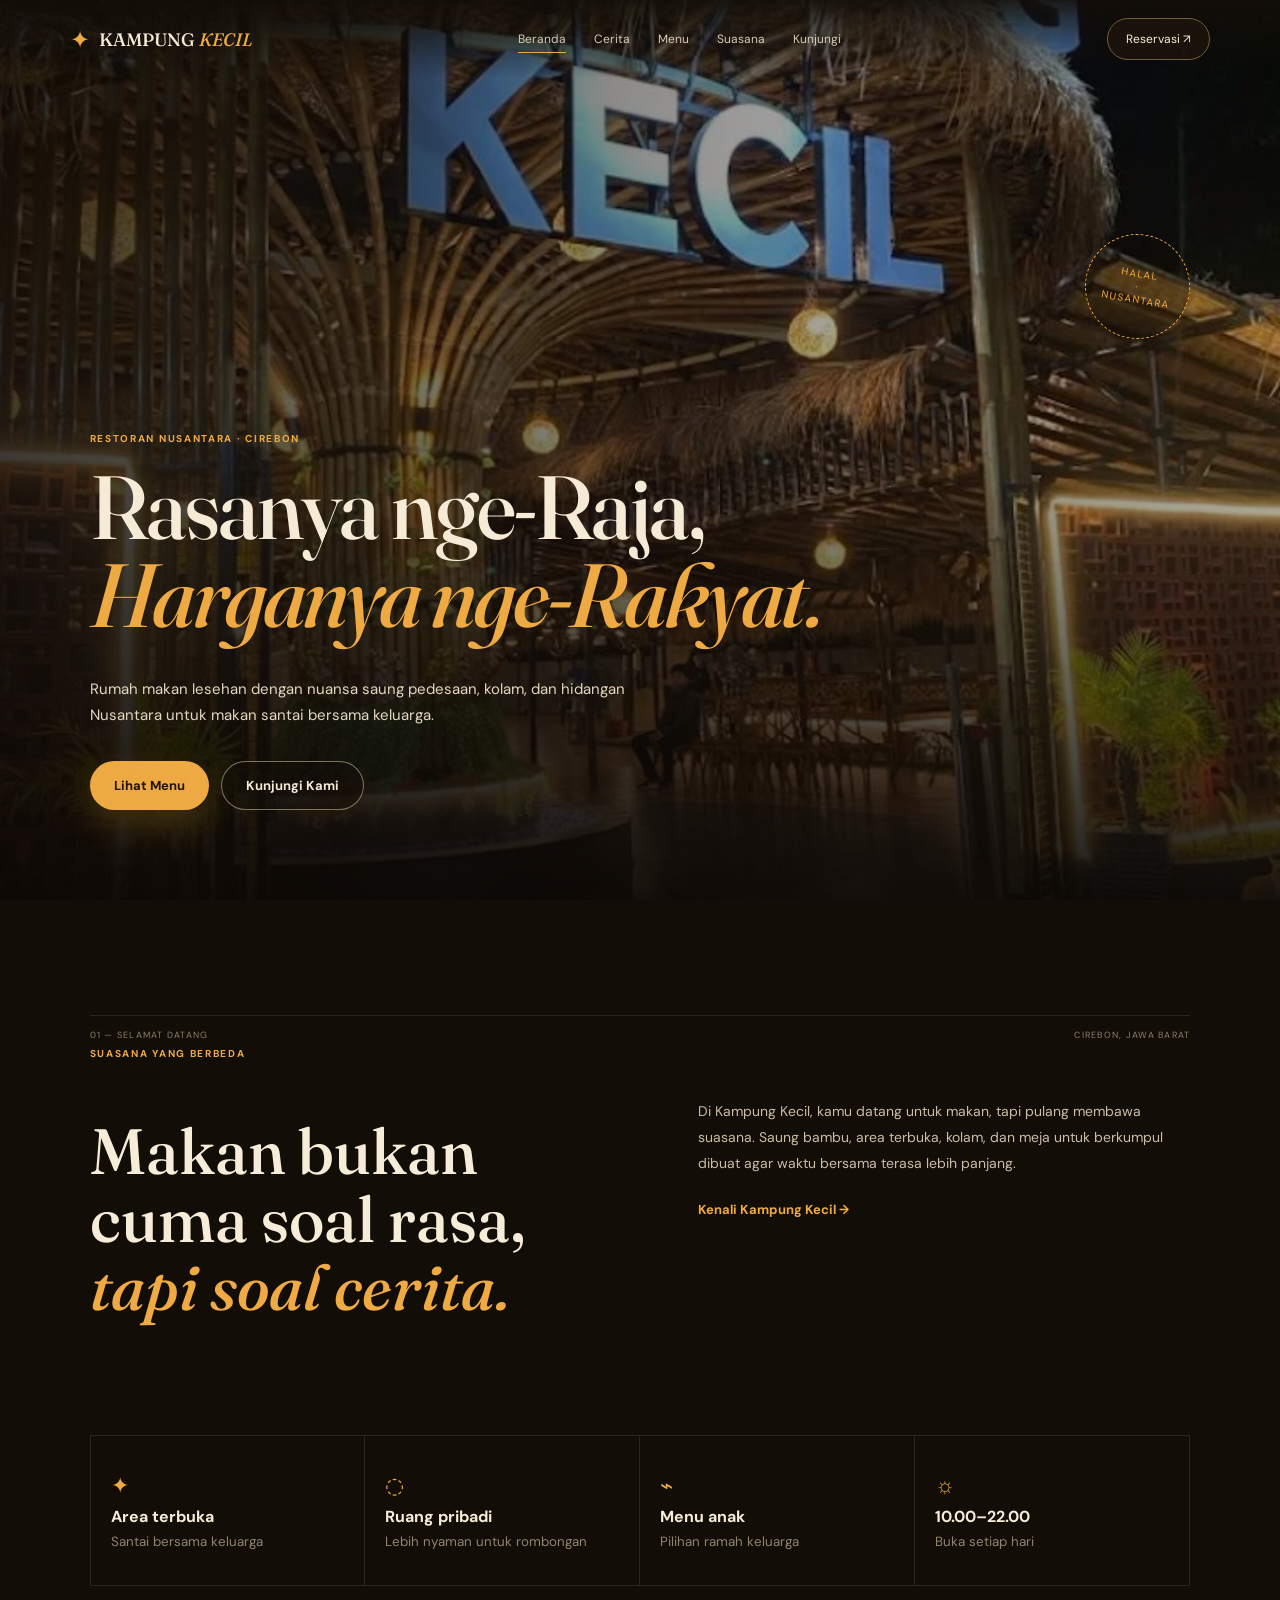
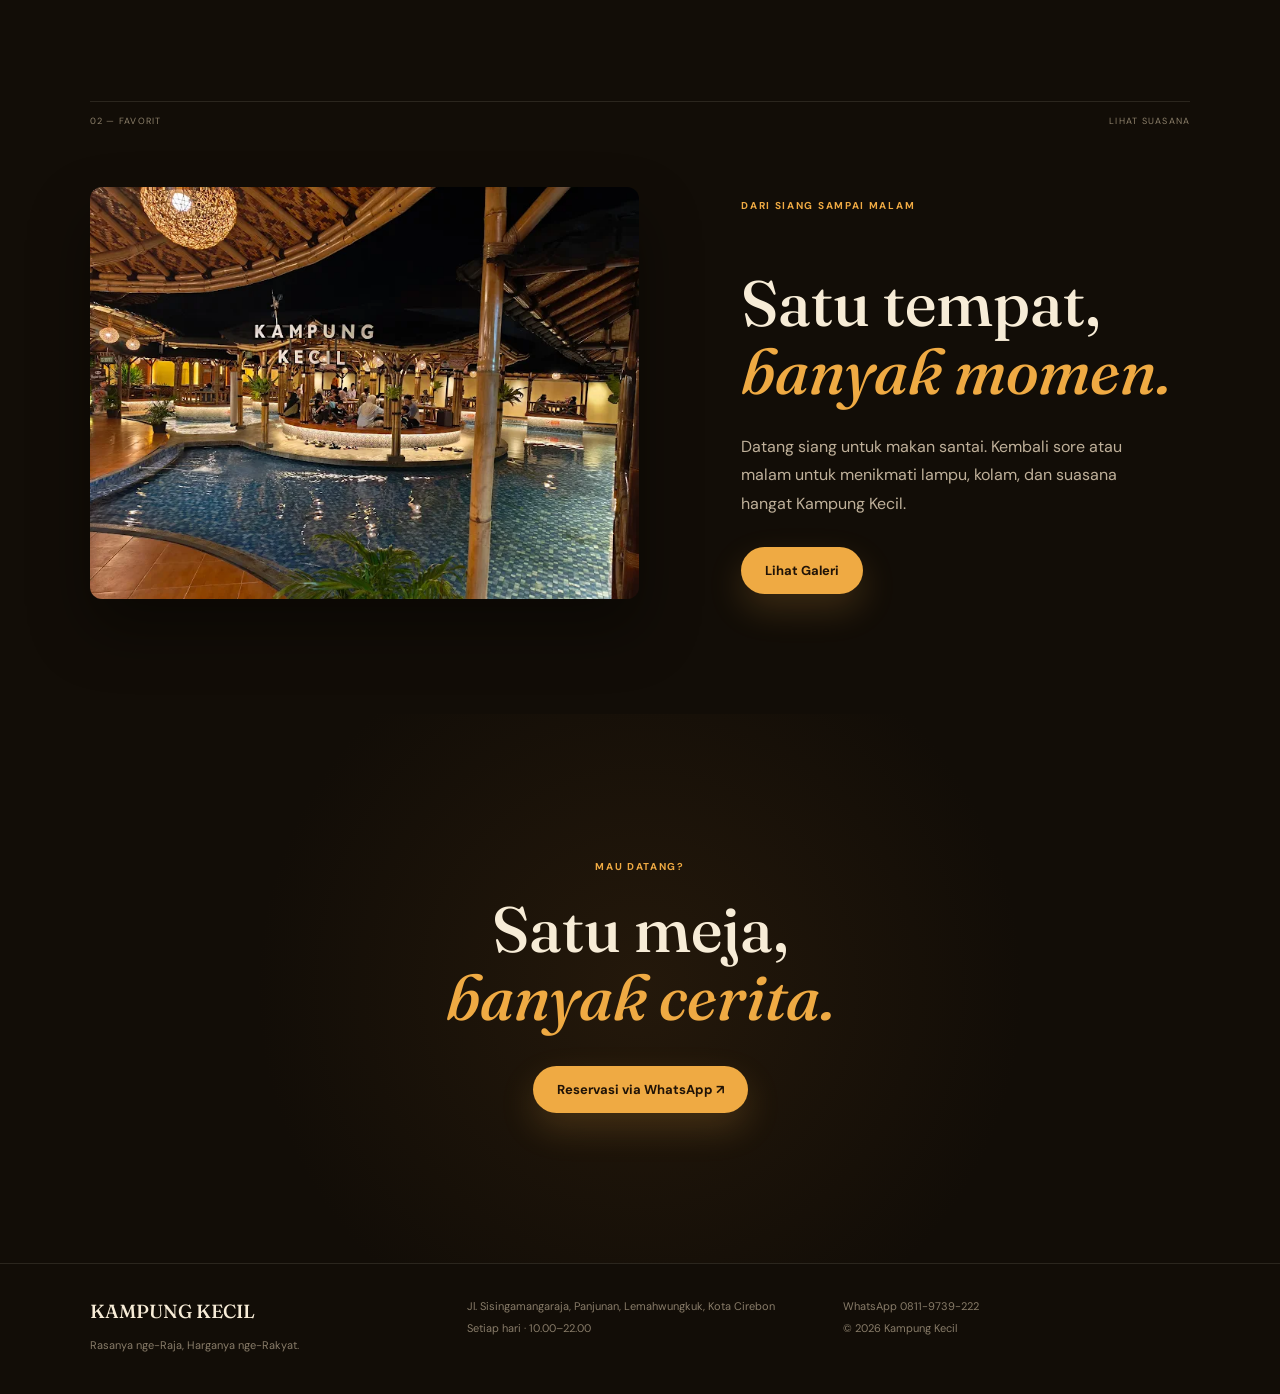
<file: index.html>
<!doctype html><html lang="id"><head><meta charset="utf-8"><meta name="viewport" content="width=device-width,initial-scale=1"><meta name="description" content="Kampung Kecil Cirebon — rumah makan lesehan bernuansa pedesaan dengan masakan Nusantara halal."><title>Beranda — Kampung Kecil Cirebon</title><link rel="preconnect" href="https://fonts.googleapis.com"><link rel="preconnect" href="https://fonts.gstatic.com" crossorigin><link href="https://fonts.googleapis.com/css2?family=Fraunces:ital,wght@0,400;0,500;0,600;1,500&family=DM+Sans:wght@400;500;600;700&family=Caveat:wght@600&display=swap" rel="stylesheet"><link rel="stylesheet" href="style.css"></head><body><header class="nav"><a class="brand" href="index.html"><span class="brand-mark">✦</span><span>KAMPUNG <i>KECIL</i></span></a><nav><a href="index.html">Beranda</a><a href="cerita.html">Cerita</a><a href="menu.html">Menu</a><a href="suasana.html">Suasana</a><a href="kunjungi.html">Kunjungi</a></nav><a class="nav-cta" href="https://wa.me/628119739222?text=Halo%20Kampung%20Kecil%2C%20saya%20ingin%20reservasi" target="_blank">Reservasi ↗</a></header><main><section class="hero"><video class="hero-video" autoplay muted loop playsinline poster="assets/kampung-kecil-entrance.webp"><source src="assets/kampung-kecil-hero.mp4" type="video/mp4"></video><div class="hero-overlay"></div><div class="hero-content"><span class="eyebrow">RESTORAN NUSANTARA · CIREBON</span><h1>Rasanya nge-Raja,<br><i>Harganya nge-Rakyat.</i></h1><p>Rumah makan lesehan dengan nuansa saung pedesaan, kolam, dan hidangan Nusantara untuk makan santai bersama keluarga.</p><div class="actions"><a class="btn primary" href="menu.html">Lihat Menu</a><a class="btn glass" href="kunjungi.html">Kunjungi Kami</a></div></div><div class="hero-badge">HALAL<br>·<br>NUSANTARA</div></section><section class="section intro"><div class="section-meta"><span>01 — SELAMAT DATANG</span><span>CIREBON, JAWA BARAT</span></div><div class="split"><div><span class="kicker">SUASANA YANG BERBEDA</span><h2>Makan bukan cuma soal rasa,<br><i>tapi soal cerita.</i></h2></div><div class="copy"><p>Di Kampung Kecil, kamu datang untuk makan, tapi pulang membawa suasana. Saung bambu, area terbuka, kolam, dan meja untuk berkumpul dibuat agar waktu bersama terasa lebih panjang.</p><a class="text-link" href="cerita.html">Kenali Kampung Kecil →</a></div></div></section><section class="feature-strip"><div class="feature"><span>✦</span><b>Area terbuka</b><small>Santai bersama keluarga</small></div><div class="feature"><span>◌</span><b>Ruang pribadi</b><small>Lebih nyaman untuk rombongan</small></div><div class="feature"><span>⌁</span><b>Menu anak</b><small>Pilihan ramah keluarga</small></div><div class="feature"><span>☼</span><b>10.00–22.00</b><small>Buka setiap hari</small></div></section><section class="section visual"><div class="section-meta"><span>02 — FAVORIT</span><span>LIHAT SUASANA</span></div><div class="visual-grid"><img src="assets/kampung-kecil-pool-night.webp"><div><span class="kicker">DARI SIANG SAMPAI MALAM</span><h2>Satu tempat,<br><i>banyak momen.</i></h2><p>Datang siang untuk makan santai. Kembali sore atau malam untuk menikmati lampu, kolam, dan suasana hangat Kampung Kecil.</p><a class="btn primary" href="suasana.html">Lihat Galeri</a></div></div></section><section class="section final-cta"><span class="kicker">MAU DATANG?</span><h2>Satu meja,<br><i>banyak cerita.</i></h2><a class="btn primary" href="https://wa.me/628119739222?text=Halo%20Kampung%20Kecil%2C%20saya%20ingin%20reservasi" target="_blank">Reservasi via WhatsApp ↗</a></section></main><footer><div><b>KAMPUNG KECIL</b><p>Rasanya nge-Raja, Harganya nge-Rakyat.</p></div><div><span>Jl. Sisingamangaraja, Panjunan, Lemahwungkuk, Kota Cirebon</span><span>Setiap hari · 10.00–22.00</span></div><div><span>WhatsApp 0811-9739-222</span><span>© 2026 Kampung Kecil</span></div></footer><audio id="bgMusic" autoplay loop preload="auto"><source src="assets/musik.mp3" type="audio/mpeg"></audio><script>(function(){const a=document.getElementById('bgMusic');a.volume=.32;const go=()=>a.play().catch(()=>{});go();['pointerdown','touchstart','scroll','keydown'].forEach(e=>window.addEventListener(e,go,{once:true,passive:true}));})();</script><script src="script.js"></script></body></html>
</file>
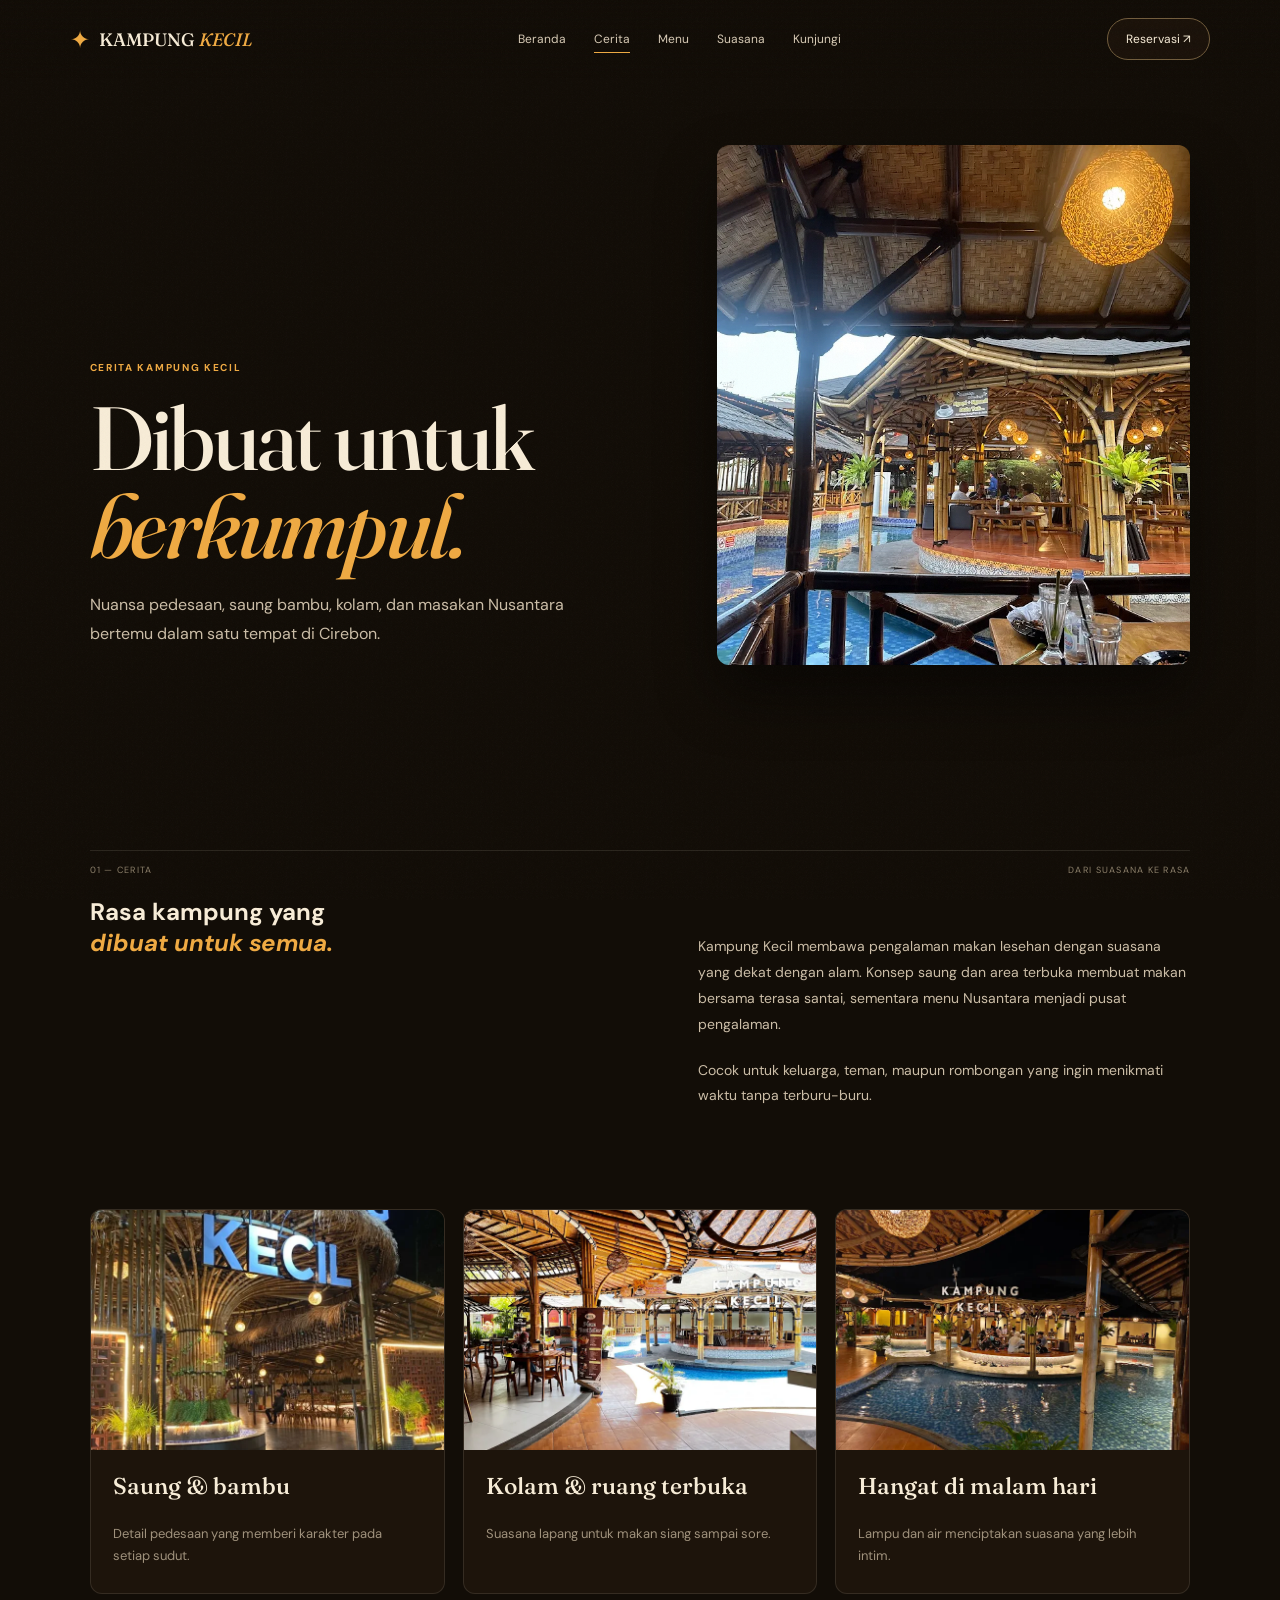
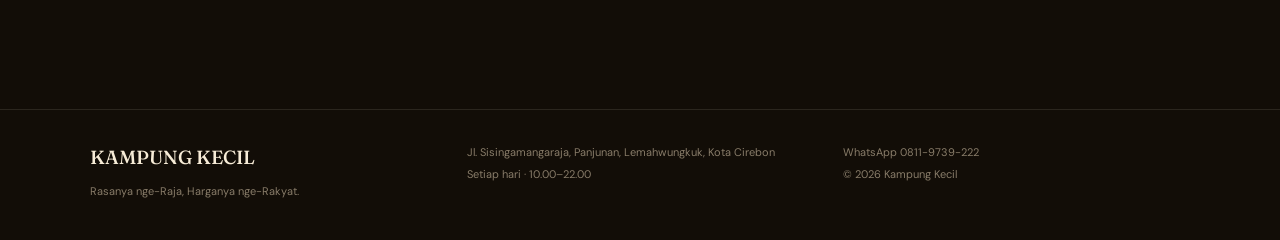
<file: cerita.html>
<!doctype html><html lang="id"><head><meta charset="utf-8"><meta name="viewport" content="width=device-width,initial-scale=1"><meta name="description" content="Kampung Kecil Cirebon — rumah makan lesehan bernuansa pedesaan dengan masakan Nusantara halal."><title>Cerita Kami — Kampung Kecil Cirebon</title><link rel="preconnect" href="https://fonts.googleapis.com"><link rel="preconnect" href="https://fonts.gstatic.com" crossorigin><link href="https://fonts.googleapis.com/css2?family=Fraunces:ital,wght@0,400;0,500;0,600;1,500&family=DM+Sans:wght@400;500;600;700&family=Caveat:wght@600&display=swap" rel="stylesheet"><link rel="stylesheet" href="style.css"></head><body><header class="nav"><a class="brand" href="index.html"><span class="brand-mark">✦</span><span>KAMPUNG <i>KECIL</i></span></a><nav><a href="index.html">Beranda</a><a href="cerita.html">Cerita</a><a href="menu.html">Menu</a><a href="suasana.html">Suasana</a><a href="kunjungi.html">Kunjungi</a></nav><a class="nav-cta" href="https://wa.me/628119739222?text=Halo%20Kampung%20Kecil%2C%20saya%20ingin%20reservasi" target="_blank">Reservasi ↗</a></header><main><section class="page-hero"><div><span class="eyebrow">CERITA KAMPUNG KECIL</span><h1>Dibuat untuk<br><i>berkumpul.</i></h1><p>Nuansa pedesaan, saung bambu, kolam, dan masakan Nusantara bertemu dalam satu tempat di Cirebon.</p></div><img src="assets/kampung-kecil-balcony.webp"></section><section class="section story"><div class="section-meta"><span>01 — CERITA</span><span>DARI SUASANA KE RASA</span></div><div class="split"><div><h2>Rasa kampung yang<br><i>dibuat untuk semua.</i></h2></div><div class="copy"><p>Kampung Kecil membawa pengalaman makan lesehan dengan suasana yang dekat dengan alam. Konsep saung dan area terbuka membuat makan bersama terasa santai, sementara menu Nusantara menjadi pusat pengalaman.</p><p>Cocok untuk keluarga, teman, maupun rombongan yang ingin menikmati waktu tanpa terburu-buru.</p></div></div><div class="story-cards"><article><img src="assets/kampung-kecil-entrance.webp"><h3>Saung & bambu</h3><p>Detail pedesaan yang memberi karakter pada setiap sudut.</p></article><article><img src="assets/kampung-kecil-pool-day.webp"><h3>Kolam & ruang terbuka</h3><p>Suasana lapang untuk makan siang sampai sore.</p></article><article><img src="assets/kampung-kecil-pool-night.webp"><h3>Hangat di malam hari</h3><p>Lampu dan air menciptakan suasana yang lebih intim.</p></article></div></section></main><footer><div><b>KAMPUNG KECIL</b><p>Rasanya nge-Raja, Harganya nge-Rakyat.</p></div><div><span>Jl. Sisingamangaraja, Panjunan, Lemahwungkuk, Kota Cirebon</span><span>Setiap hari · 10.00–22.00</span></div><div><span>WhatsApp 0811-9739-222</span><span>© 2026 Kampung Kecil</span></div></footer><audio id="bgMusic" autoplay loop preload="auto"><source src="assets/musik.mp3" type="audio/mpeg"></audio><script>(function(){const a=document.getElementById('bgMusic');a.volume=.32;const go=()=>a.play().catch(()=>{});go();['pointerdown','touchstart','scroll','keydown'].forEach(e=>window.addEventListener(e,go,{once:true,passive:true}));})();</script><script src="script.js"></script></body></html>
</file>
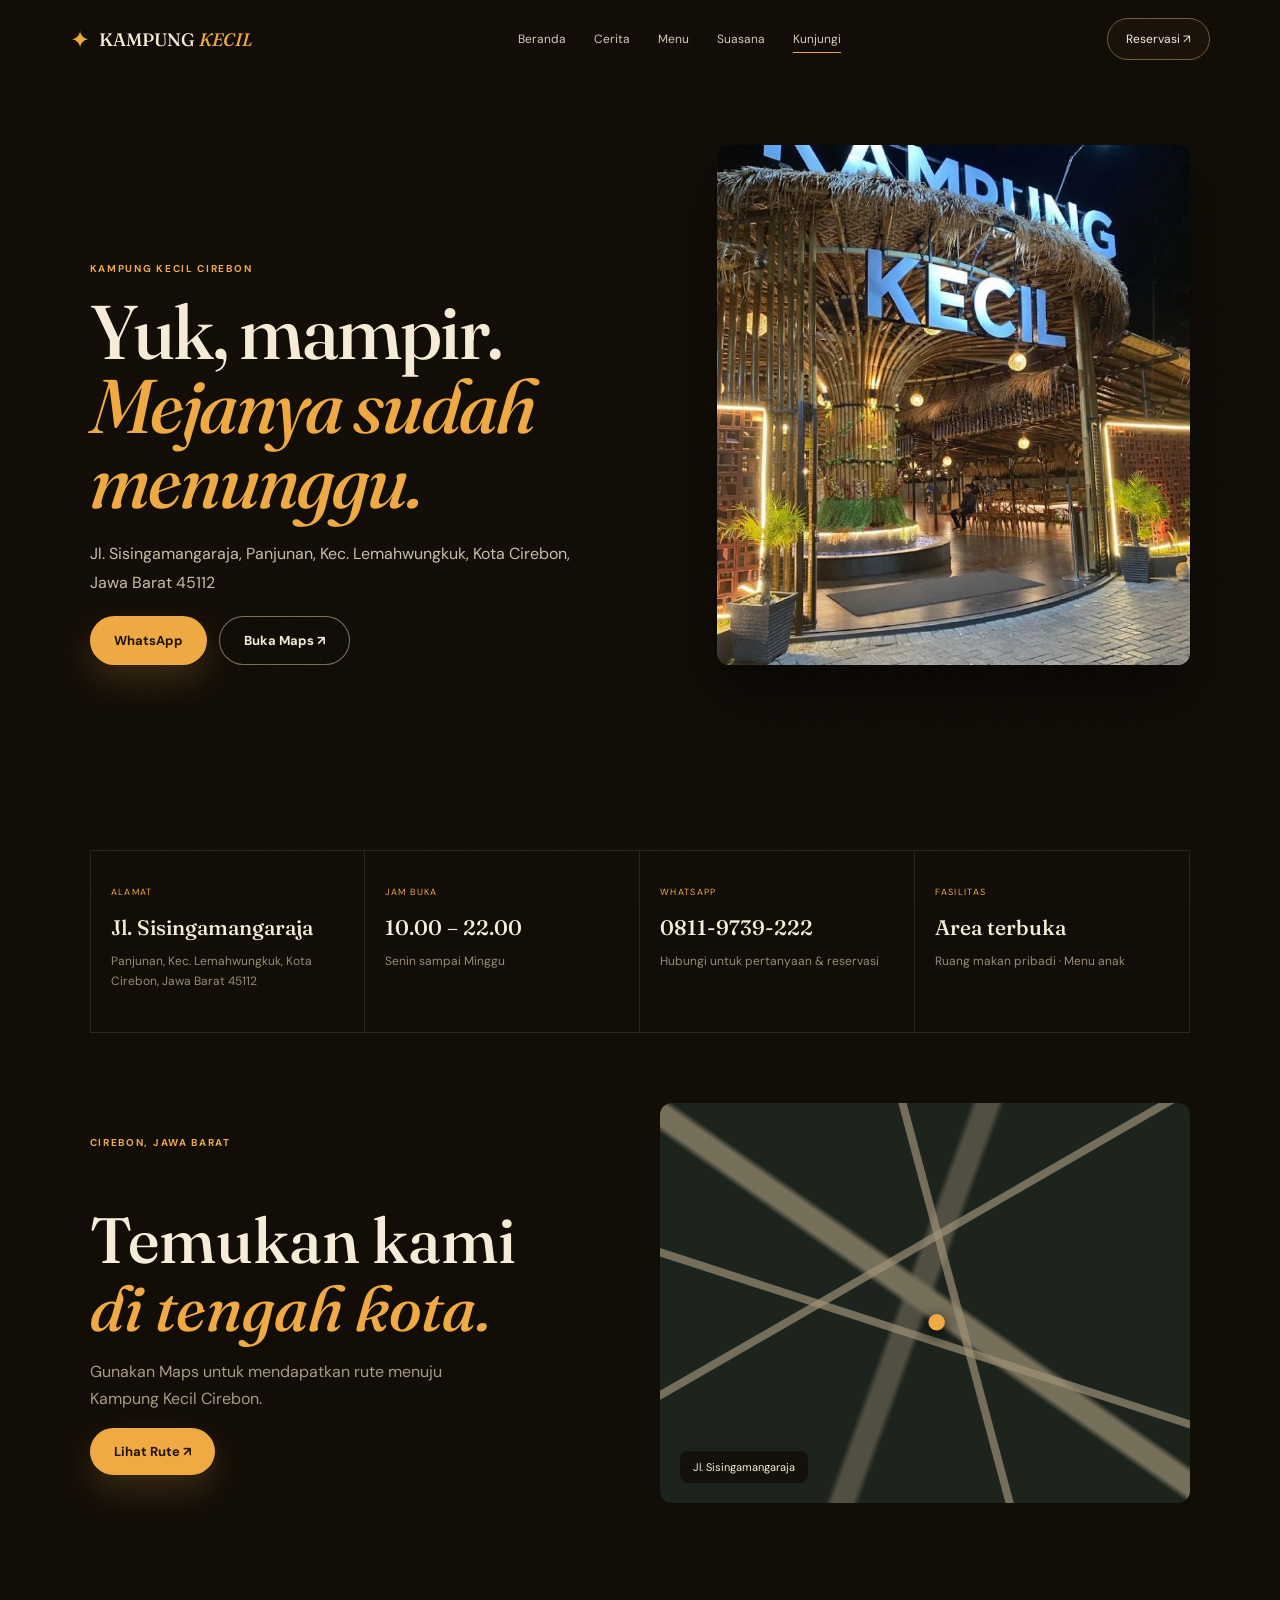
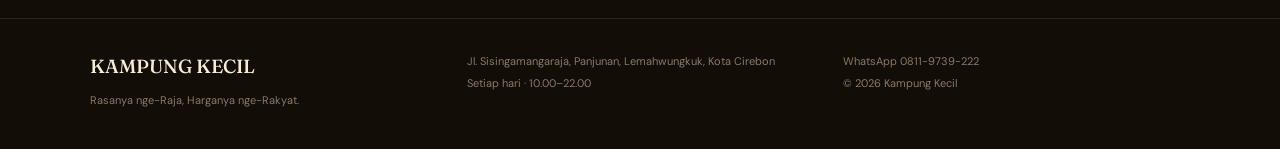
<file: kunjungi.html>
<!doctype html><html lang="id"><head><meta charset="utf-8"><meta name="viewport" content="width=device-width,initial-scale=1"><meta name="description" content="Kampung Kecil Cirebon — rumah makan lesehan bernuansa pedesaan dengan masakan Nusantara halal."><title>Kunjungi — Kampung Kecil Cirebon</title><link rel="preconnect" href="https://fonts.googleapis.com"><link rel="preconnect" href="https://fonts.gstatic.com" crossorigin><link href="https://fonts.googleapis.com/css2?family=Fraunces:ital,wght@0,400;0,500;0,600;1,500&family=DM+Sans:wght@400;500;600;700&family=Caveat:wght@600&display=swap" rel="stylesheet"><link rel="stylesheet" href="style.css"></head><body><header class="nav"><a class="brand" href="index.html"><span class="brand-mark">✦</span><span>KAMPUNG <i>KECIL</i></span></a><nav><a href="index.html">Beranda</a><a href="cerita.html">Cerita</a><a href="menu.html">Menu</a><a href="suasana.html">Suasana</a><a href="kunjungi.html">Kunjungi</a></nav><a class="nav-cta" href="https://wa.me/628119739222?text=Halo%20Kampung%20Kecil%2C%20saya%20ingin%20reservasi" target="_blank">Reservasi ↗</a></header><main><section class="visit-hero"><div><span class="eyebrow">KAMPUNG KECIL CIREBON</span><h1>Yuk, mampir.<br><i>Mejanya sudah menunggu.</i></h1><p>Jl. Sisingamangaraja, Panjunan, Kec. Lemahwungkuk, Kota Cirebon, Jawa Barat 45112</p><div class="actions"><a class="btn primary" href="https://wa.me/628119739222?text=Halo%20Kampung%20Kecil%2C%20saya%20ingin%20reservasi" target="_blank">WhatsApp</a><a class="btn glass" href="https://www.google.com/maps/search/?api=1&query=Kampung+Kecil+Cirebon" target="_blank">Buka Maps ↗</a></div></div><img src="assets/kampung-kecil-entrance.webp"></section><section class="section visit"><div class="info-grid"><article><span>ALAMAT</span><h3>Jl. Sisingamangaraja</h3><p>Panjunan, Kec. Lemahwungkuk, Kota Cirebon, Jawa Barat 45112</p></article><article><span>JAM BUKA</span><h3>10.00 – 22.00</h3><p>Senin sampai Minggu</p></article><article><span>WHATSAPP</span><h3>0811-9739-222</h3><p>Hubungi untuk pertanyaan & reservasi</p></article><article><span>FASILITAS</span><h3>Area terbuka</h3><p>Ruang makan pribadi · Menu anak</p></article></div><div class="map-card"><div><span class="kicker">CIREBON, JAWA BARAT</span><h2>Temukan kami<br><i>di tengah kota.</i></h2><p>Gunakan Maps untuk mendapatkan rute menuju Kampung Kecil Cirebon.</p><a class="btn primary" href="https://www.google.com/maps/search/?api=1&query=Kampung+Kecil+Cirebon" target="_blank">Lihat Rute ↗</a></div><div class="map-art"><div class="pin">●</div><div class="road r1"></div><div class="road r2"></div><div class="road r3"></div><span>Jl. Sisingamangaraja</span></div></div></section></main><footer><div><b>KAMPUNG KECIL</b><p>Rasanya nge-Raja, Harganya nge-Rakyat.</p></div><div><span>Jl. Sisingamangaraja, Panjunan, Lemahwungkuk, Kota Cirebon</span><span>Setiap hari · 10.00–22.00</span></div><div><span>WhatsApp 0811-9739-222</span><span>© 2026 Kampung Kecil</span></div></footer><audio id="bgMusic" autoplay loop preload="auto"><source src="assets/musik.mp3" type="audio/mpeg"></audio><script>(function(){const a=document.getElementById('bgMusic');a.volume=.32;const go=()=>a.play().catch(()=>{});go();['pointerdown','touchstart','scroll','keydown'].forEach(e=>window.addEventListener(e,go,{once:true,passive:true}));})();</script><script src="script.js"></script></body></html>
</file>
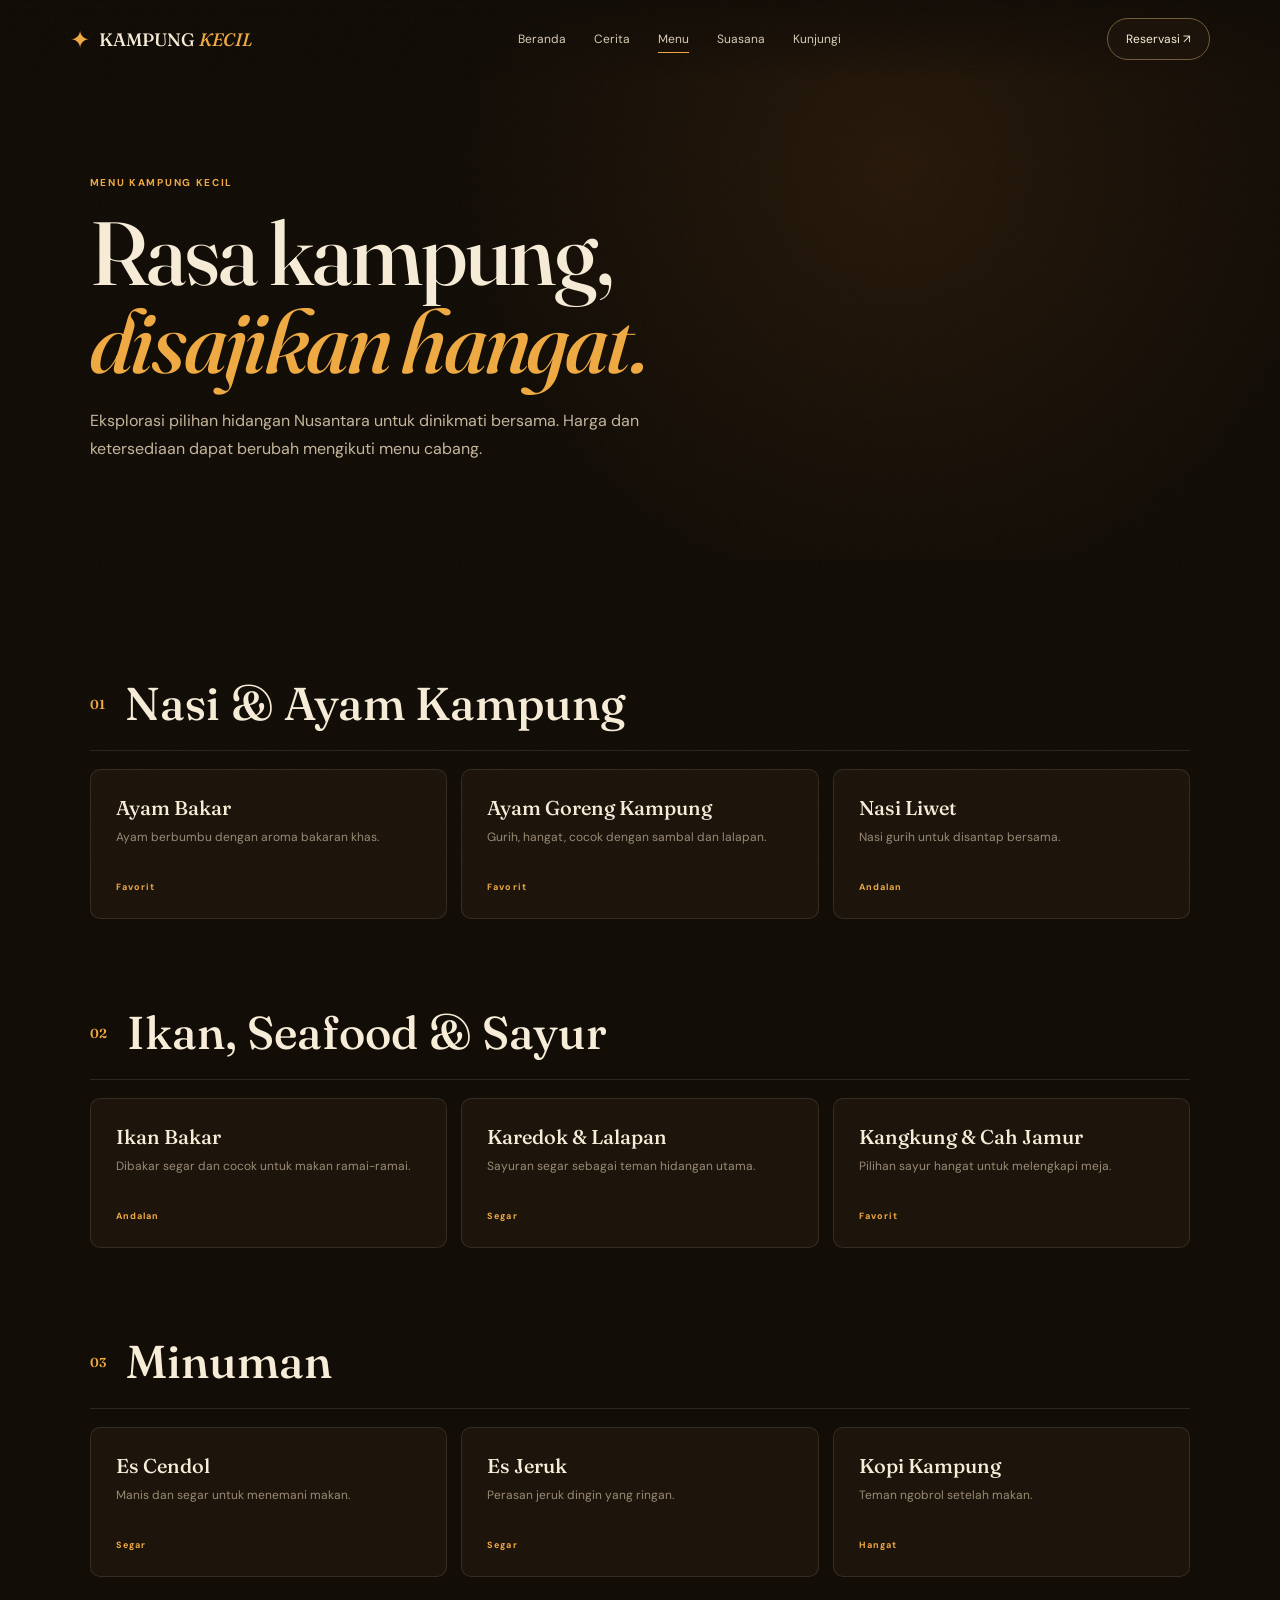
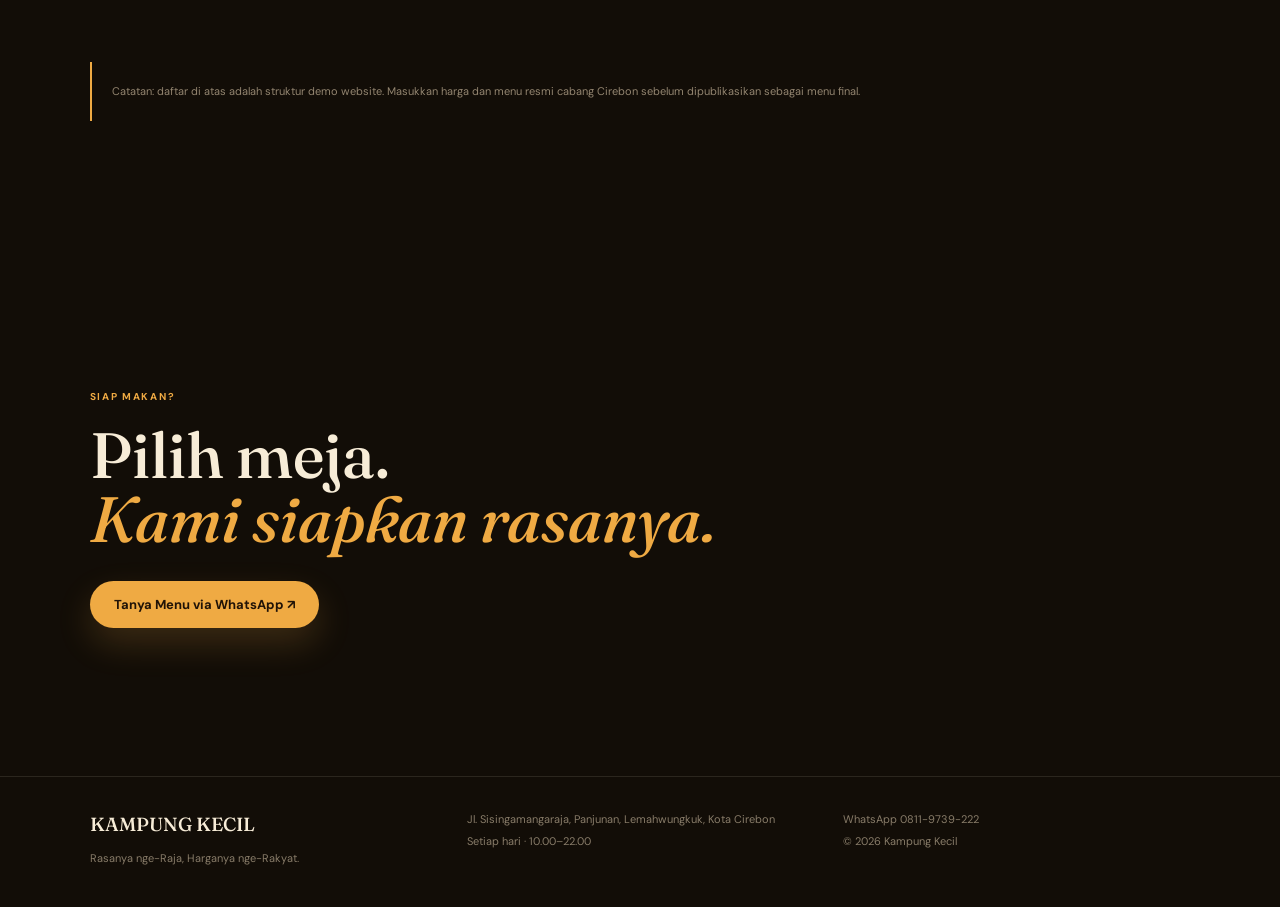
<file: menu.html>
<!doctype html><html lang="id"><head><meta charset="utf-8"><meta name="viewport" content="width=device-width,initial-scale=1"><meta name="description" content="Kampung Kecil Cirebon — rumah makan lesehan bernuansa pedesaan dengan masakan Nusantara halal."><title>Menu — Kampung Kecil Cirebon</title><link rel="preconnect" href="https://fonts.googleapis.com"><link rel="preconnect" href="https://fonts.gstatic.com" crossorigin><link href="https://fonts.googleapis.com/css2?family=Fraunces:ital,wght@0,400;0,500;0,600;1,500&family=DM+Sans:wght@400;500;600;700&family=Caveat:wght@600&display=swap" rel="stylesheet"><link rel="stylesheet" href="style.css"></head><body><header class="nav"><a class="brand" href="index.html"><span class="brand-mark">✦</span><span>KAMPUNG <i>KECIL</i></span></a><nav><a href="index.html">Beranda</a><a href="cerita.html">Cerita</a><a href="menu.html">Menu</a><a href="suasana.html">Suasana</a><a href="kunjungi.html">Kunjungi</a></nav><a class="nav-cta" href="https://wa.me/628119739222?text=Halo%20Kampung%20Kecil%2C%20saya%20ingin%20reservasi" target="_blank">Reservasi ↗</a></header><main><section class="page-head"><span class="eyebrow">MENU KAMPUNG KECIL</span><h1>Rasa kampung,<br><i>disajikan hangat.</i></h1><p>Eksplorasi pilihan hidangan Nusantara untuk dinikmati bersama. Harga dan ketersediaan dapat berubah mengikuti menu cabang.</p></section><section class="section menu-page"><div class="category"><div class="category-title"><span>01</span><h2>Nasi & Ayam Kampung</h2></div><div class="menu-list"><article><div><h3>Ayam Bakar</h3><p>Ayam berbumbu dengan aroma bakaran khas.</p></div><strong>Favorit</strong></article><article><div><h3>Ayam Goreng Kampung</h3><p>Gurih, hangat, cocok dengan sambal dan lalapan.</p></div><strong>Favorit</strong></article><article><div><h3>Nasi Liwet</h3><p>Nasi gurih untuk disantap bersama.</p></div><strong>Andalan</strong></article></div></div><div class="category"><div class="category-title"><span>02</span><h2>Ikan, Seafood & Sayur</h2></div><div class="menu-list"><article><div><h3>Ikan Bakar</h3><p>Dibakar segar dan cocok untuk makan ramai-ramai.</p></div><strong>Andalan</strong></article><article><div><h3>Karedok & Lalapan</h3><p>Sayuran segar sebagai teman hidangan utama.</p></div><strong>Segar</strong></article><article><div><h3>Kangkung & Cah Jamur</h3><p>Pilihan sayur hangat untuk melengkapi meja.</p></div><strong>Favorit</strong></article></div></div><div class="category"><div class="category-title"><span>03</span><h2>Minuman</h2></div><div class="menu-list"><article><div><h3>Es Cendol</h3><p>Manis dan segar untuk menemani makan.</p></div><strong>Segar</strong></article><article><div><h3>Es Jeruk</h3><p>Perasan jeruk dingin yang ringan.</p></div><strong>Segar</strong></article><article><div><h3>Kopi Kampung</h3><p>Teman ngobrol setelah makan.</p></div><strong>Hangat</strong></article></div></div><div class="menu-note">Catatan: daftar di atas adalah struktur demo website. Masukkan harga dan menu resmi cabang Cirebon sebelum dipublikasikan sebagai menu final.</div></section><section class="food-banner"><video autoplay muted loop playsinline><source src="assets/kampung-kecil-food.mp4" type="video/mp4"></video><div><span class="eyebrow">SIAP MAKAN?</span><h2>Pilih meja.<br><i>Kami siapkan rasanya.</i></h2><a class="btn primary" href="https://wa.me/628119739222?text=Halo%20Kampung%20Kecil%2C%20saya%20ingin%20tanya%20menu" target="_blank">Tanya Menu via WhatsApp ↗</a></div></section></main><footer><div><b>KAMPUNG KECIL</b><p>Rasanya nge-Raja, Harganya nge-Rakyat.</p></div><div><span>Jl. Sisingamangaraja, Panjunan, Lemahwungkuk, Kota Cirebon</span><span>Setiap hari · 10.00–22.00</span></div><div><span>WhatsApp 0811-9739-222</span><span>© 2026 Kampung Kecil</span></div></footer><audio id="bgMusic" autoplay loop preload="auto"><source src="assets/musik.mp3" type="audio/mpeg"></audio><script>(function(){const a=document.getElementById('bgMusic');a.volume=.32;const go=()=>a.play().catch(()=>{});go();['pointerdown','touchstart','scroll','keydown'].forEach(e=>window.addEventListener(e,go,{once:true,passive:true}));})();</script><script src="script.js"></script></body></html>
</file>
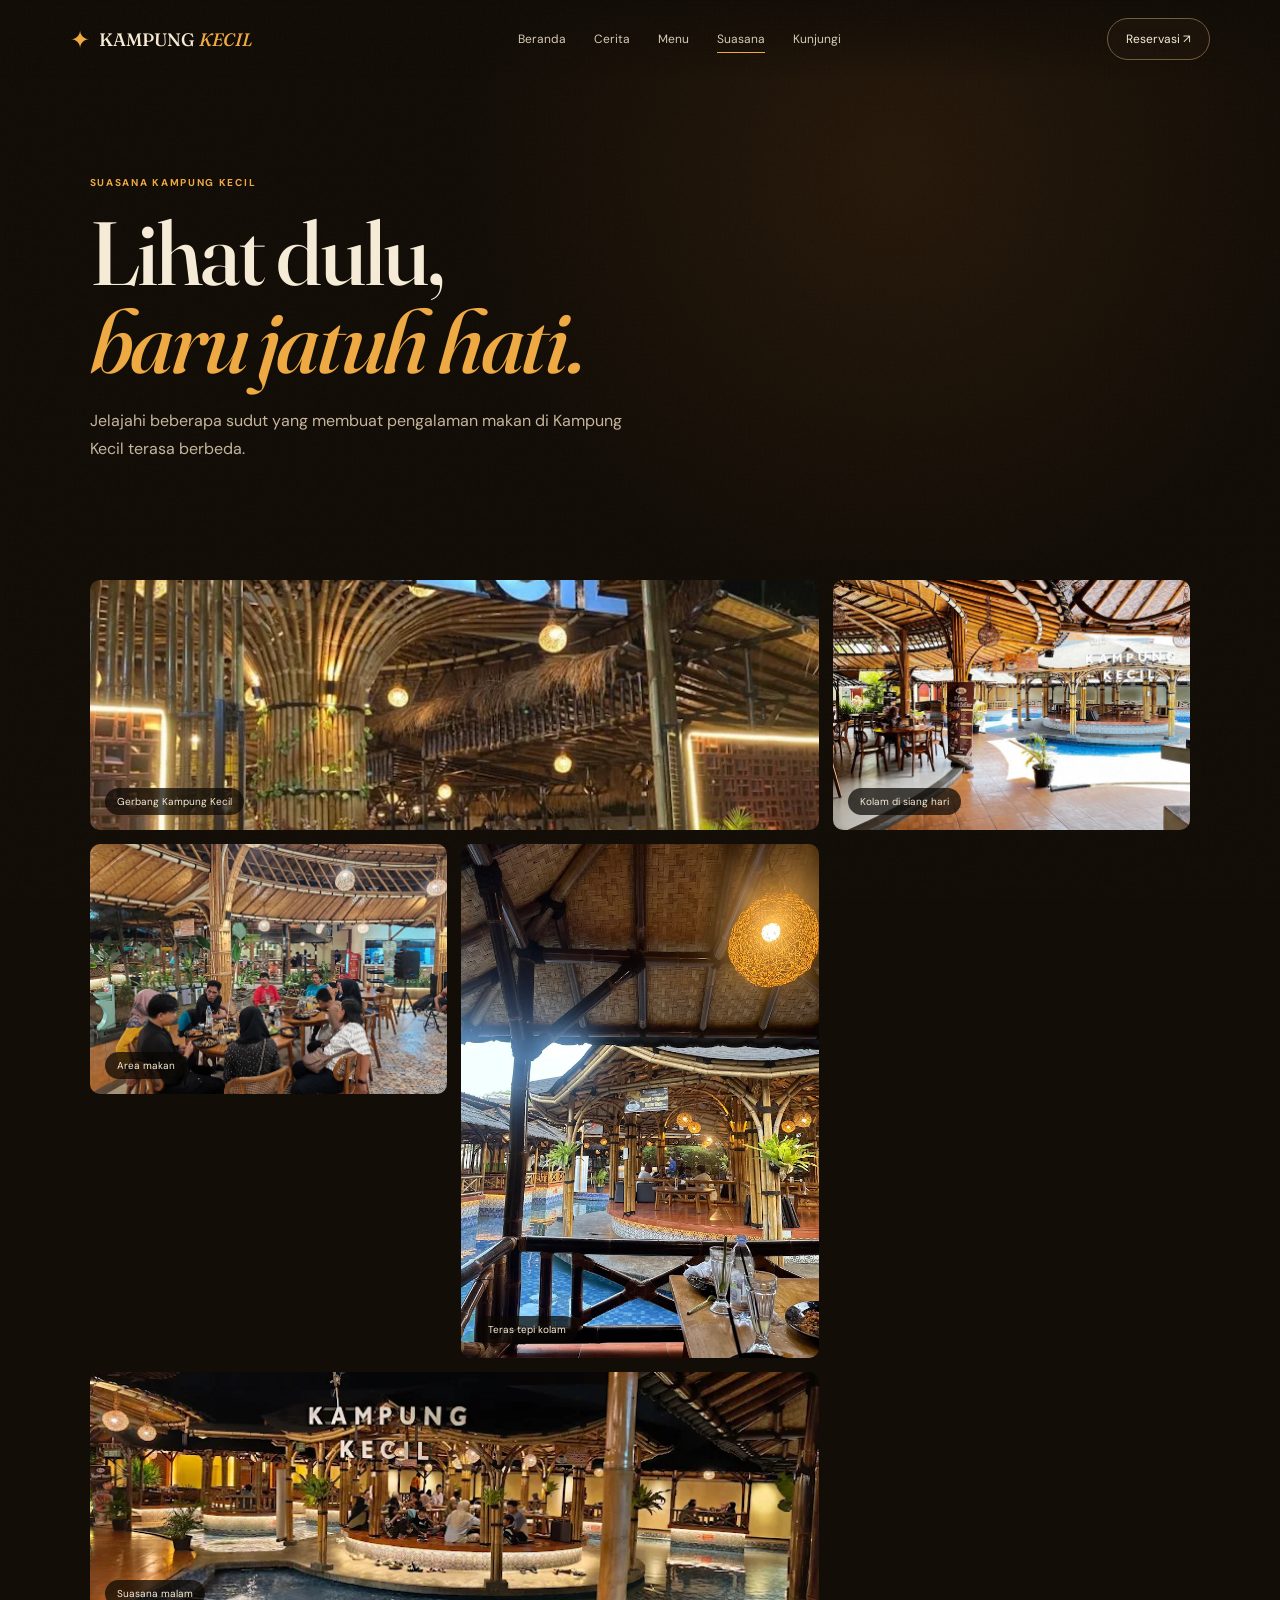
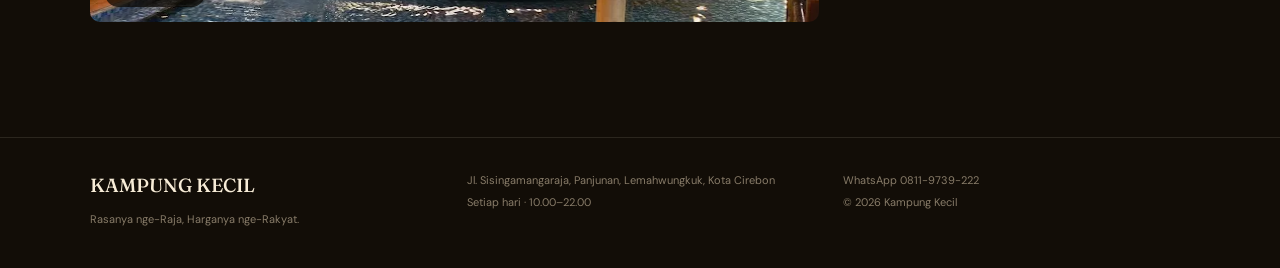
<file: suasana.html>
<!doctype html><html lang="id"><head><meta charset="utf-8"><meta name="viewport" content="width=device-width,initial-scale=1"><meta name="description" content="Kampung Kecil Cirebon — rumah makan lesehan bernuansa pedesaan dengan masakan Nusantara halal."><title>Suasana — Kampung Kecil Cirebon</title><link rel="preconnect" href="https://fonts.googleapis.com"><link rel="preconnect" href="https://fonts.gstatic.com" crossorigin><link href="https://fonts.googleapis.com/css2?family=Fraunces:ital,wght@0,400;0,500;0,600;1,500&family=DM+Sans:wght@400;500;600;700&family=Caveat:wght@600&display=swap" rel="stylesheet"><link rel="stylesheet" href="style.css"></head><body><header class="nav"><a class="brand" href="index.html"><span class="brand-mark">✦</span><span>KAMPUNG <i>KECIL</i></span></a><nav><a href="index.html">Beranda</a><a href="cerita.html">Cerita</a><a href="menu.html">Menu</a><a href="suasana.html">Suasana</a><a href="kunjungi.html">Kunjungi</a></nav><a class="nav-cta" href="https://wa.me/628119739222?text=Halo%20Kampung%20Kecil%2C%20saya%20ingin%20reservasi" target="_blank">Reservasi ↗</a></header><main><section class="page-head"><span class="eyebrow">SUASANA KAMPUNG KECIL</span><h1>Lihat dulu,<br><i>baru jatuh hati.</i></h1><p>Jelajahi beberapa sudut yang membuat pengalaman makan di Kampung Kecil terasa berbeda.</p></section><section class="section gallery-page"><div class="gallery-full"><figure class="wide"><img src="assets/kampung-kecil-entrance.webp"><figcaption>Gerbang Kampung Kecil</figcaption></figure><figure><img src="assets/kampung-kecil-pool-day.webp"><figcaption>Kolam di siang hari</figcaption></figure><figure><img src="assets/kampung-kecil-dining.webp"><figcaption>Area makan</figcaption></figure><figure class="tall"><img src="assets/kampung-kecil-balcony.webp"><figcaption>Teras tepi kolam</figcaption></figure><figure class="wide"><img src="assets/kampung-kecil-pool-night.webp"><figcaption>Suasana malam</figcaption></figure></div></section></main><footer><div><b>KAMPUNG KECIL</b><p>Rasanya nge-Raja, Harganya nge-Rakyat.</p></div><div><span>Jl. Sisingamangaraja, Panjunan, Lemahwungkuk, Kota Cirebon</span><span>Setiap hari · 10.00–22.00</span></div><div><span>WhatsApp 0811-9739-222</span><span>© 2026 Kampung Kecil</span></div></footer><audio id="bgMusic" autoplay loop preload="auto"><source src="assets/musik.mp3" type="audio/mpeg"></audio><script>(function(){const a=document.getElementById('bgMusic');a.volume=.32;const go=()=>a.play().catch(()=>{});go();['pointerdown','touchstart','scroll','keydown'].forEach(e=>window.addEventListener(e,go,{once:true,passive:true}));})();</script><script src="script.js"></script></body></html>
</file>
<file: style.css>
*{box-sizing:border-box}html{scroll-behavior:smooth}body{margin:0;background:#120d07;color:#f7ecd7;font-family:"DM Sans",sans-serif;overflow-x:hidden}body:before{content:"";position:fixed;inset:0;pointer-events:none;opacity:.035;z-index:100;background-image:url("data:image/svg+xml,%3Csvg xmlns='http://www.w3.org/2000/svg' width='180' height='180'%3E%3Cfilter id='n'%3E%3CfeTurbulence baseFrequency='.8' numOctaves='3'/%3E%3C/filter%3E%3Crect width='100%25' height='100%25' filter='url(%23n)'/%3E%3C/svg%3E")}a{color:inherit;text-decoration:none}img,video{display:block;max-width:100%}:root{--night:#120d07;--soft:#20160c;--gold:#efaa43;--cream:#f7ecd7;--muted:#a99980;--line:#f7ecd71c}.nav{height:78px;padding:0 5.5vw;position:fixed;z-index:50;top:0;left:0;right:0;display:flex;align-items:center;justify-content:space-between;background:linear-gradient(180deg,#120d07e8,transparent);transition:.35s}.nav.scrolled{background:#120d07ee;backdrop-filter:blur(14px);box-shadow:0 8px 30px #0003}.brand{font:500 18px Fraunces;display:flex;gap:9px;align-items:center}.brand i{color:var(--gold)}.brand-mark{color:var(--gold);font-size:24px}.nav nav{display:flex;gap:28px;font-size:12px;color:#d8cbb6}.nav nav a{position:relative;padding:8px 0}.nav nav a:after{content:"";position:absolute;left:0;bottom:2px;width:0;height:1px;background:var(--gold);transition:.3s}.nav nav a:hover:after,.nav nav a.active:after{width:100%}.nav-cta,.btn{border-radius:50px;padding:12px 18px;font-size:12px}.nav-cta{border:1px solid #725d3d;background:#20160caa}.nav-cta span{color:var(--gold)}.hero{min-height:100vh;position:relative}.hero-video{position:absolute;inset:0;width:100%;height:100%;object-fit:cover}.hero-overlay{position:absolute;inset:0;background:linear-gradient(90deg,#0b0704c7,#0b07046b 55%,#0b070430),linear-gradient(0deg,#0b0704e8,#0b070400 55%)}.hero-content{position:relative;z-index:2;min-height:100vh;display:flex;flex-direction:column;justify-content:flex-end;padding:0 7vw 10vh;max-width:1000px}.eyebrow,.kicker{font-size:10px;letter-spacing:.17em;color:var(--gold);font-weight:700}.hero h1,.page-head h1,.page-hero h1,.visit-hero h1{font:500 clamp(42px,7vw,92px)/.98 Fraunces;margin:18px 0 22px;letter-spacing:-.025em}.hero h1 i,.page-head h1 i,.page-hero h1 i,.visit-hero h1 i,h2 i{color:var(--gold)}.hero p{max-width:540px;line-height:1.75;color:#e5d8c1;font-size:15px}.actions{display:flex;gap:12px;flex-wrap:wrap;margin-top:18px}.btn{display:inline-flex;align-items:center;justify-content:center;padding:15px 24px;font-size:13px;font-weight:700}.btn.primary{background:var(--gold);color:#201307;box-shadow:0 15px 35px #efaa4330}.btn.glass{border:1px solid #e8d7b080;background:#120d0770}.hero-badge{position:absolute;right:7vw;top:26%;width:105px;height:105px;border:1px dashed var(--gold);border-radius:50%;display:grid;place-content:center;text-align:center;font-size:10px;letter-spacing:.1em;color:var(--gold);transform:rotate(9deg);background:#120d0760}.section{padding:115px 7vw}.section-meta{border-top:1px solid var(--line);padding-top:13px;display:flex;justify-content:space-between;color:#8d806b;font-size:9px;letter-spacing:.14em}.split{display:grid;grid-template-columns:1fr 1fr;gap:9vw;align-items:start}.intro h2,.visual h2,.final-cta h2,.map-card h2{font:500 clamp(35px,5vw,65px)/1.06 Fraunces;margin:55px 0 0}.copy{color:#cbbda7;line-height:1.85;font-size:14px;margin-top:58px;max-width:510px}.copy p{margin:0 0 20px}.text-link{color:var(--gold);font-weight:700;font-size:13px}.feature-strip{display:grid;grid-template-columns:repeat(4,1fr);border-top:1px solid var(--line);border-bottom:1px solid var(--line);margin:0 7vw}.feature{padding:35px 20px;border-right:1px solid var(--line);display:flex;flex-direction:column;gap:6px}.feature:first-child{border-left:1px solid var(--line)}.feature span{color:var(--gold);font-size:22px}.feature small{color:#91846f}.visual-grid{margin-top:60px;display:grid;grid-template-columns:1.1fr .9fr;gap:8vw;align-items:center}.visual-grid img{width:100%;aspect-ratio:4/3;object-fit:cover;border-radius:12px;box-shadow:0 30px 60px #0006}.visual-grid p{color:#bfb09a;line-height:1.8;max-width:430px;margin:28px 0}.final-cta{text-align:center;background:radial-gradient(circle at center,#422b1160,transparent 55%);padding-top:140px;padding-bottom:150px}.final-cta h2{margin:20px auto 35px}.page-head{padding:170px 7vw 80px;background:radial-gradient(circle at 70% 30%,#4b2d1160,transparent 45%)}.page-head p{max-width:560px;color:#c6b69d;line-height:1.8}.page-hero,.visit-hero{min-height:78vh;padding:145px 7vw 70px;display:grid;grid-template-columns:1fr .9fr;gap:8vw;align-items:end}.page-hero img,.visit-hero img{width:100%;height:520px;object-fit:cover;border-radius:12px;box-shadow:0 30px 60px #0007}.page-hero p,.visit-hero p{color:#cbbda7;line-height:1.8;max-width:520px}.story-cards{display:grid;grid-template-columns:repeat(3,1fr);gap:18px;margin-top:80px}.story-cards article{background:#1d140b;border:1px solid var(--line);border-radius:12px;overflow:hidden}.story-cards img{width:100%;height:240px;object-fit:cover}.story-cards h3,.story-cards p{margin-left:22px;margin-right:22px}.story-cards h3{font:500 23px Fraunces;margin-top:22px}.story-cards p{color:#9f917c;font-size:13px;line-height:1.7;margin-bottom:25px}.category{margin-bottom:85px}.category-title{display:flex;align-items:center;gap:20px;border-bottom:1px solid var(--line);padding-bottom:18px}.category-title span{color:var(--gold);font:600 13px Fraunces}.category-title h2{font:500 clamp(27px,4vw,46px) Fraunces;margin:0}.menu-list{display:grid;grid-template-columns:repeat(3,1fr);gap:14px;margin-top:18px}.menu-list article{min-height:150px;padding:25px;background:#1d140b;border:1px solid var(--line);border-radius:10px;display:flex;flex-direction:column;justify-content:space-between}.menu-list h3{font:500 20px Fraunces;margin:0 0 8px}.menu-list p{font-size:12px;line-height:1.6;color:#998b76;margin:0}.menu-list strong{font-size:9px;letter-spacing:.12em;color:var(--gold)}.menu-note{padding:20px;border-left:2px solid var(--gold);color:#938570;font-size:11px;line-height:1.7}.food-banner{position:relative;min-height:540px;display:grid;align-items:center;overflow:hidden;padding:70px 7vw}.food-banner video{position:absolute;inset:0;width:100%;height:100%;object-fit:cover;filter:brightness(.48)}.food-banner>div{position:relative;z-index:2}.food-banner h2{font:500 clamp(38px,5vw,65px) Fraunces;line-height:1;margin:18px 0 30px}.gallery-page{padding-top:20px}.gallery-full{display:grid;grid-template-columns:1fr 1fr 1fr;grid-auto-rows:250px;gap:14px}.gallery-full figure{margin:0;position:relative;overflow:hidden;border-radius:10px}.gallery-full img{width:100%;height:100%;object-fit:cover;transition:.7s}.gallery-full figure:hover img{transform:scale(1.05)}.gallery-full figcaption{position:absolute;bottom:15px;left:15px;background:#0b0704b8;padding:7px 12px;border-radius:20px;font-size:10px}.gallery-full .wide{grid-column:span 2}.gallery-full .tall{grid-row:span 2}.visit-hero{min-height:75vh}.visit-hero h1{font-size:clamp(40px,6vw,76px)}.info-grid{display:grid;grid-template-columns:repeat(4,1fr);border-top:1px solid var(--line);border-bottom:1px solid var(--line)}.info-grid article{padding:28px 20px;border-right:1px solid var(--line)}.info-grid article:first-child{border-left:1px solid var(--line)}.info-grid span{font-size:9px;letter-spacing:.15em;color:var(--gold)}.info-grid h3{font:500 21px Fraunces;margin:14px 0 8px}.info-grid p{font-size:12px;color:#998b76;line-height:1.65}.map-card{margin-top:70px;display:grid;grid-template-columns:1fr 1fr;gap:40px;align-items:center}.map-card p{color:#a99a83;line-height:1.7;max-width:420px}.map-art{height:400px;background:#1c241d;position:relative;overflow:hidden;border-radius:12px;background-image:linear-gradient(35deg,transparent 48%,#766f5a 49%,#766f5a 52%,transparent 53%),linear-gradient(110deg,transparent 46%,#514e42 47%,#514e42 50%,transparent 51%)}.road{position:absolute;height:8px;background:#a29478aa;transform:rotate(-30deg);width:130%;left:-10%}.r1{top:30%}.r2{top:60%;transform:rotate(18deg)}.r3{top:45%;transform:rotate(75deg)}.pin{position:absolute;z-index:2;left:50%;top:48%;font-size:38px;color:var(--gold);text-shadow:0 4px 15px #000}.map-art span{position:absolute;bottom:20px;left:20px;background:#120d07cc;padding:9px 13px;border-radius:8px;font-size:11px}footer{padding:35px 7vw;border-top:1px solid var(--line);display:grid;grid-template-columns:1fr 1fr 1fr;gap:30px;color:#887c69;font-size:11px}footer b{font:500 19px Fraunces;color:var(--cream)}footer p{margin:7px 0}footer div{display:flex;flex-direction:column;gap:8px}#bgMusic{display:none}@media(max-width:800px){.nav{height:70px;padding:0 5vw}.nav nav{display:none}.nav-cta{padding:10px 13px}.hero-content{padding:0 6vw 70px}.hero-badge{display:none}.split,.visual-grid,.page-hero,.visit-hero,.map-card{grid-template-columns:1fr;gap:30px}.page-hero img,.visit-hero img{height:330px}.feature-strip,.info-grid{grid-template-columns:1fr 1fr;margin:0 6vw}.feature{border-bottom:1px solid var(--line)}.feature:nth-child(3){border-left:1px solid var(--line)}.story-cards,.menu-list{grid-template-columns:1fr}.gallery-full{grid-template-columns:1fr 1fr;grid-auto-rows:190px}.gallery-full .wide{grid-column:span 2}.gallery-full .tall{grid-row:span 1}.section{padding:85px 6vw}.copy{margin-top:25px}.page-head{padding:140px 6vw 60px}footer{grid-template-columns:1fr;padding:30px 6vw}}@media(max-width:480px){.hero h1{font-size:43px}.feature-strip,.info-grid{grid-template-columns:1fr}.feature,.info-grid article{border-left:1px solid var(--line)}.gallery-full{grid-template-columns:1fr}.gallery-full .wide{grid-column:span 1}.gallery-full .tall{grid-row:span 1}.btn{width:100%}.actions{width:100%}}
</file>
